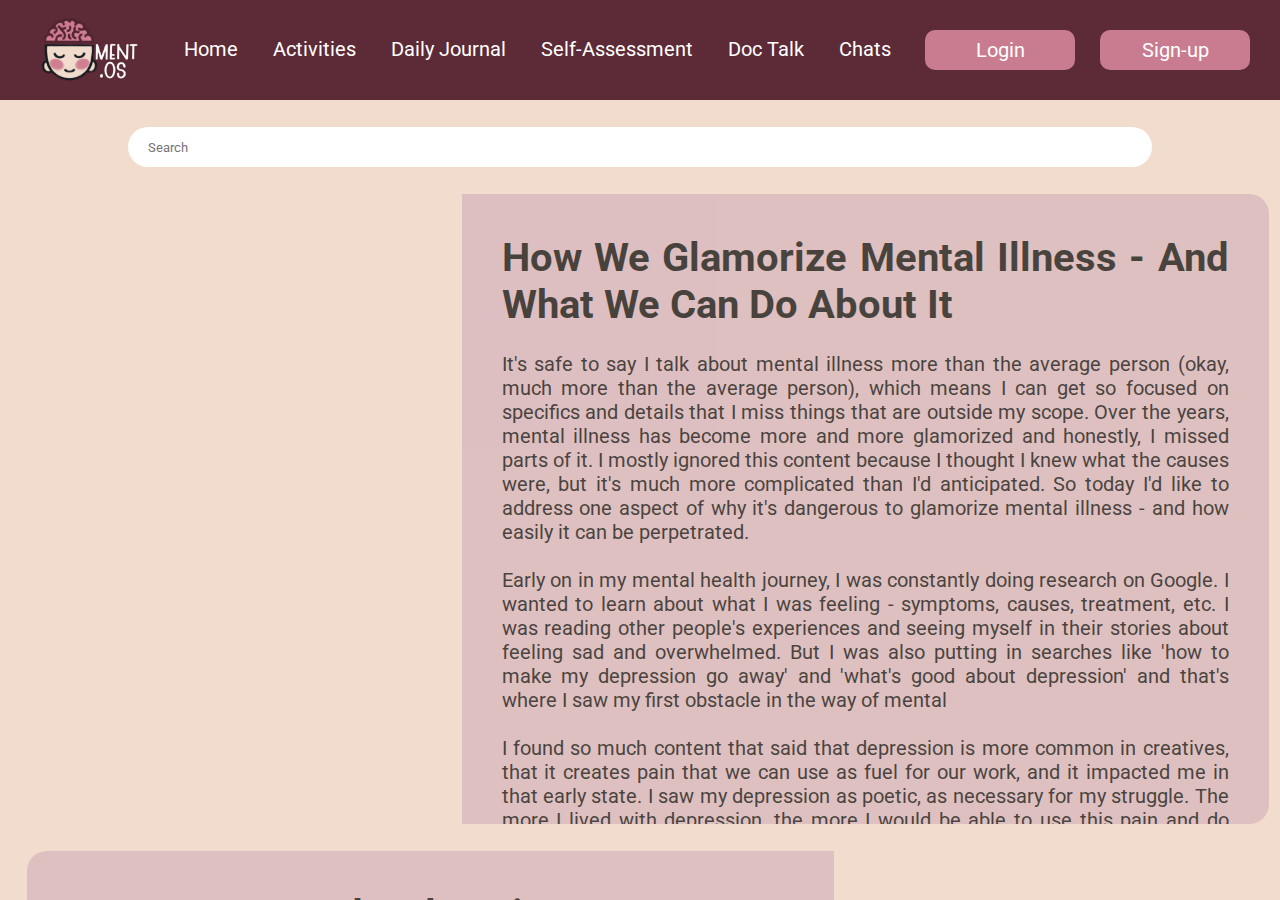
<file: Final SIH/Html/Final Blogs.html>
<!DOCTYPE html>
<html lang="en">

<head>
    <meta charset="UTF-8">
    <meta name="viewport" content="width=device-width, initial-scale=1.0">
    <title>Blogs</title>
    <link rel="stylesheet" href="../Css/Final Blogs.css">
    <link href="https://fonts.googleapis.com/css2?family=Roboto+Condensed&family=Roboto:wght@300&display=swap" rel="stylesheet">
<body>
    <div class="main">
        <nav>
            <img width="100px" height="100px" src="../Images/Final Logo.png"  alt="logo" />
            <ul>
              <a href="../../index.html"><li>Home</li></a>
              <a href="Final Activitys.html"><li>Activities</li></a>
              <a href="Final Journal.html"><li>Daily Journal</li></a>
              <a href="Final Survey.html"><li>Self-Assessment</li></a>
              <a href="Final Doc-Talk.html"><li>Doc Talk</li></a>
              <a href="Final public-chat.html"><li>Chats</li></a>
            </ul>
            <div class="authbutton">
              <a href="Final Login.html"><button id="login">Login</button></a>
              <a href="Final Sign-up.html"><button id="signup">Sign-up</button></a>
            </div>
        </nav> 
        <div id="search">
            <input type="search" placeholder="Search">
        </div>
        <div class="cards">
            <div class="card">
                <div id="card1" class="imgs"></div>
                <div class="content">
                    <h1>How We Glamorize Mental Illness - And What We Can Do About It</h1>
                    <br>
                    <p>It's safe to say I talk about mental illness more than the average person (okay,
                        much more than the average person), which means I can get so focused on specifics and details
                        that I
                        miss things that are outside my scope. Over the years, mental illness has become more and more
                        glamorized and honestly, I missed parts of it. I mostly ignored this content because I thought I
                        knew what the causes were, but it's much more complicated than I'd anticipated. So today I'd
                        like to
                        address one aspect of why it's dangerous to glamorize mental illness - and how easily it can be
                        perpetrated.<br>
                        <br>
                        Early on in my mental health journey, I was constantly doing research on Google. I wanted to
                        learn
                        about what I was feeling - symptoms, causes, treatment, etc. I was reading other people's
                        experiences and seeing myself in their stories about feeling sad and overwhelmed. But I was also
                        putting in searches like 'how to make my depression go away' and 'what's good about depression'
                        and
                        that's where I saw my first obstacle in the way of mental <br>
                        <br>
                        I found so much content that said that depression is more common in creatives, that it creates
                        pain
                        that we can use as fuel for our work, and it impacted me in that early state. I saw my
                        depression as
                        poetic, as necessary for my struggle. The more I lived with depression, the more I would be able
                        to
                        use this pain and do something noteworthy. But let me be clear - I WAS SO DAMN WRONG. The
                        “tortured
                        genius” trope in media is toxic for people with mental health conditions, and has persisted for
                        years. Mental illness is often used as a footnote in someone's success story, e.g. “they
                        overcame
                        their struggle with X to become the Next Big Thing.” We treat mental illness as something to
                        overcome, or a game to win. That creates an attitude that makes people feel like they need to
                        'beat'
                        mental illness, but never to manage it.<br>
                        <br>
                        Unhealthy coping mechanisms and a reactionary approach to mental health are two other reasons
                        for
                        this continued glamorization. We all have some coping mechanisms that aren't the healthiest (I
                        include myself in that), but avoidance to connect those coping mechanisms with a possible
                        struggle
                        means that people are often struggling and will try to place the blame on anything but mental
                        illness. Our reactionary nature also means that we're discussing mental illness after the fact,
                        instead of having a more honest discussion about how we got there in the first place.<br>
                        <br>
                        Despite the incredible conversations I have with folks and an improved portrayal of mental
                        illness
                        in the media, I know millions of people in America see mental illness as a weakness. The only
                        upside
                        of this weakness, it seems, is that it can be the backstory for our success. But mental illness
                        isn't only reserved for the most successful and respected - remember, it doesn't discriminate!
                        That's why I don't say that I “struggle with depression.” I am not a tortured genius. I am not
                        here
                        to overcome depression or conquer anxiety (though maybe one day it won't be so debilitating!). I
                        live with mental illness, and I'm just doing the best I can. And you know what? That's more than
                        enough.
                    </p>
                </div>
            </div>
            <div class="card">
                <div class="content">
                    <h1>Our stress and relaxation responses: What you need to know</h1>
                    <br>
                    <p>Your stress response behaves badly and you've come to understand why. Great first step, but now
                        it's time to pull in the reins. And to do it you need to learn about your relaxation response.
                        Let's get busy…</p>
                    <br>
                    <p>We began a two-part series last week on our stress and relaxation responses.
                        Part one handled our stress response (fight/flight) and we'll wrap things up by digging into our
                        relaxation response.
                        As I said last week, most everything you're about to read comes from a great book written by
                        Gregg D. Jacobs, PhD, Say Good Night to Insomnia.
                        Here we go…</p>
                    <br>
                    <p>The discovery of the relaxation response
                        Prior to the 1960s, voluntary control over the autonomic nervous system (ANS) - in charge of our
                        respiration rate, heart rate, digestion, etc. - was thought impossible.
                        But later that same decade some significant discoveries in the world of biofeedback challenged
                        that notion. And scientists soon discovered control over the ANS could be achieved.
                        Seems the biofeedback outcomes were so impressive, scientists began studying other ANS-managing
                        mind/body techniques, such as meditation and relaxation.
                        Dr. Herbert Bnson
                        Dr. Jacobs' mentor, Dr. Herbert Benson, was one of the first scientists to conduct research on
                        biofeedback, meditation, and relaxation techniques.
                        After years of research, Benson was impressed by the fact that each of these techniques produced
                        the same physiological quieting response.
                        He called it the relaxation response.</p>
                    <br>
                    <p>
                        What is the relaxation response?
                        Benson proposed that the relaxation response (RR) is our body's inborn counter-balancing
                        mechanism to the stress response and can be used to offset its damaging effects.
                        It's crucial to keep in mind that the RR occurs automatically when it comes to physical
                        stressors; however, such is not the case with psychological stressors.
                        That means we have to learn to consciously initiate the RR to counter the effects of excessive
                        stress responses.
                        Is it any wonder that the RR is an effective intervention for all sorts of health concerns -
                        anxiety disorders, hypertension, chronic pain, GI issues, blood sugar stabilization, a
                        vulnerable immune system, insomnia, menopausal hot flashes, and more?
                        How to turn on the relaxation response
                        Dr. Benson could have left his work in the discovery process and it would have been “job well
                        done.” However, he went on to define the four elements necessary to elicit the RR…
                        A quiet place with eyes closed to minimize distractions
                        A comfortable position and muscular relaxation
                        A mental focusing device such as breathing, a word, or an image to shift the mind away from
                        distracting thoughts
                        Passive disregard of everyday thoughts
                        So with that foundation, according to Benson and Jacobs, here's what it takes to turn on the RR…
                        Relax the muscles throughout your body: Lying down or sitting comfortably, close your eyes and
                        feel relaxation gradually spreading. What you're looking for are feelings such as warmth,
                        heaviness, tingling, floating - or nothing.
                        Establish a relaxed and abdominal breathing pattern.
                        Direct your attention from everyday thoughts by using a mental focusing device that's neutral
                        and repetitive. Jacobs suggests words such as one, relax, peace, heavy. For many, it's helpful
                        to repeat the word silently with each exhaled breath. The mental focusing device can also be a
                        visual image - a vacation spot, floating on a cloud, or a place of your creation.
                        Have you ever done it? Do you hurt badly enough to give it a try?</p>
                </div>
                <div id="card2" class="imgs"></div>
            </div>
            <div class="card">
                <div id="card3" class="imgs"></div>
                <div class="content">Lorem ipsum dolor sit amet consectetur adipisicing elit. Ab sint rem perferendis
                    reiciendis, odit repellat, autem distinctio placeat qui incidunt eveniet voluptatum similique,
                    accusamus aperiam dolorum id atque quo nulla doloribus impedit dignissimos eligendi! Odio laboriosam
                    ut dolores rem cum accusamus commodi? Impedit eius sapiente nemo quas, sit illo commodi tempore
                    consectetur enim repellat repellendus ipsa soluta excepturi exercitationem placeat cupiditate eum
                    fuga aperiam accusantium nostrum, saepe inventore minus facilis. Facilis placeat ipsa fugiat eum?
                    Quis, repellat? Consequatur reprehenderit adipisci officiis sequi, quia nesciunt explicabo
                    perferendis omnis nemo velit voluptatibus nihil iste, cum nisi. Quis veniam neque dolorem pariatur
                    alias.</div>
            </div>
            <div class="card">
                <div class="content">
                    Lorem ipsum dolor sit amet consectetur adipisicing elit. Ex reiciendis, beatae exercitationem
                    aspernatur assumenda, ipsum illum velit itaque impedit laborum doloremque ullam blanditiis nesciunt
                    harum tempora optio facere, dolore nobis veritatis? Laudantium, maxime iste, magnam consequuntur
                    possimus voluptatem omnis, corporis deleniti numquam at delectus velit cupiditate. Quaerat, impedit
                    placeat in officia tenetur quod harum omnis voluptas suscipit fugiat minima aliquam voluptates
                    dignissimos aperiam laudantium vitae quibusdam eum ipsa fugit numquam consectetur laboriosam? Iure
                    placeat modi incidunt quas culpa aut! Ducimus quisquam illo consequuntur neque laudantium saepe amet
                    maxime obcaecati blanditiis eveniet reprehenderit inventore magni, ex quod labore nisi minus odit.
                </div>
                <div id="card4" class="imgs"></div>
            </div>
        </div>

    </div>

</body>

</html>
</file>
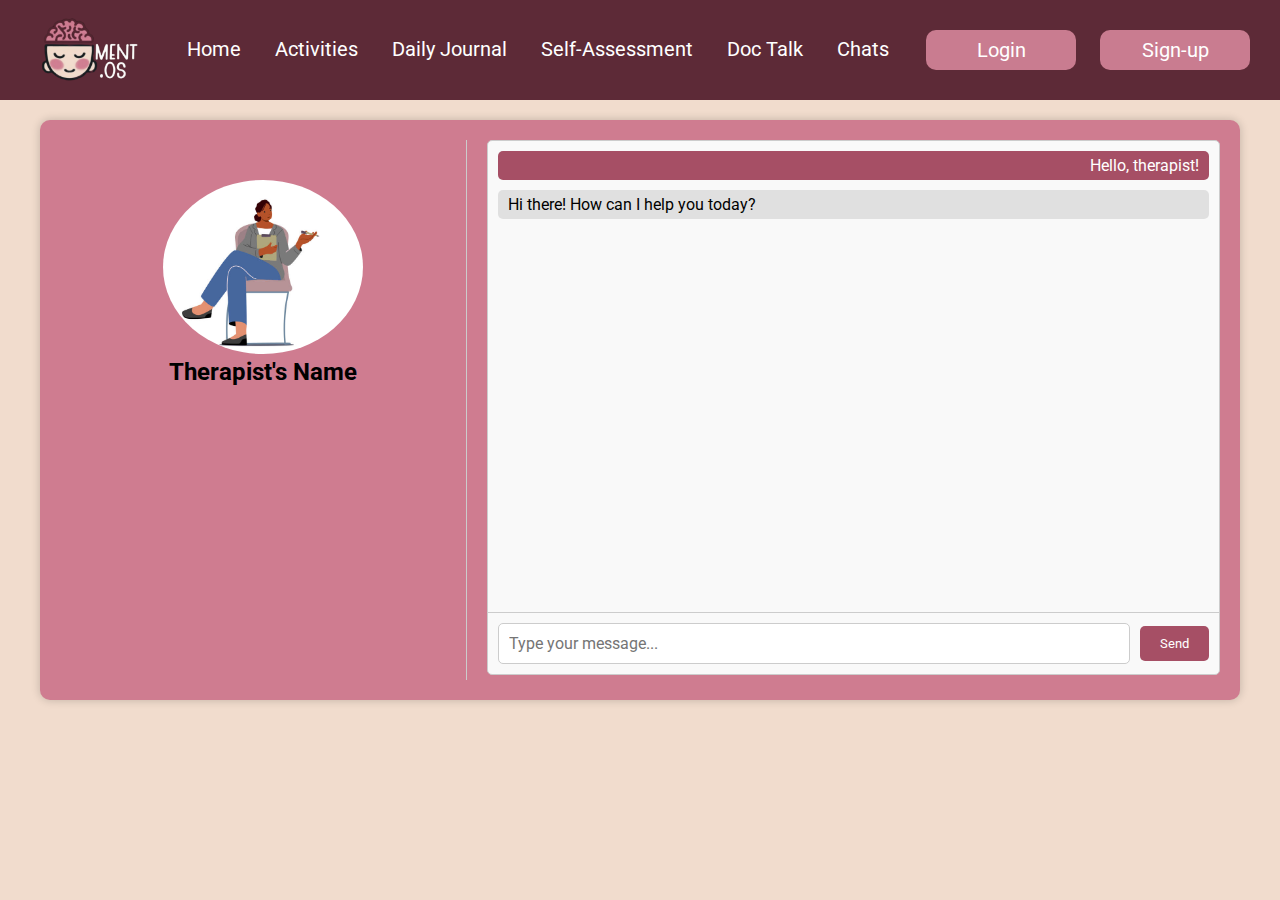
<file: Final SIH/Html/Final Doc-Talk.html>
<!DOCTYPE html>
<html lang="en">
<head>
    <meta charset="UTF-8">
    <meta name="viewport" content="width=device-width, initial-scale=1.0">
    <link rel="stylesheet" href="../Css/Final Doc-Talk.css">
    <title>Chat with Therapist</title>
</head>
<body>
    <!-- Dummy Navigation Bar -->
    <nav>
        <img width="100px" height="100px" src="../Images/Final Logo.png"  alt="logo" />
        <ul>
          <a href="../../index.html"><li>Home</li></a>
          <a href="Final Activitys.html"><li>Activities</li></a>
          <a href="Final Journal.html"><li>Daily Journal</li></a>
          <a href="Final Survey.html"><li>Self-Assessment</li></a>
          <a href="Final Doc-Talk.html"><li>Doc Talk</li></a>
          <a href="Final public-chat.html"><li>Chats</li></a>
        </ul>
        <div class="authbutton">
          <a href="Final Login.html"><button id="login">Login</button></a>
          <a href="Final Sign-up.html"><button id="signup">Sign-up</button></a>
        </div>
    </nav>

    <div class="container">
        <div class="therapist-profile">
            <div class="therapist-info">
                <img src="../Images/therapist.jpg" alt="Therapist's Image" aria-label="Therapist's Image">
                <h2>Therapist's Name</h2>
            </div>
        </div>
        <div class="chat-section">
            <div class="chat-container">
                <div class="chat-messages">
                    <!-- Chat messages will be displayed here -->
                </div>
                <div class="chat-input">
                    <input type="text" id="message-input" placeholder="Type your message..." aria-label="Type your message">
                    <button id="send-button">Send</button>
                </div>
            </div>
        </div>
    </div>

    <script src="../Javascript/Final Doc-Talk.js"></script>
</body>
</html>
</file>
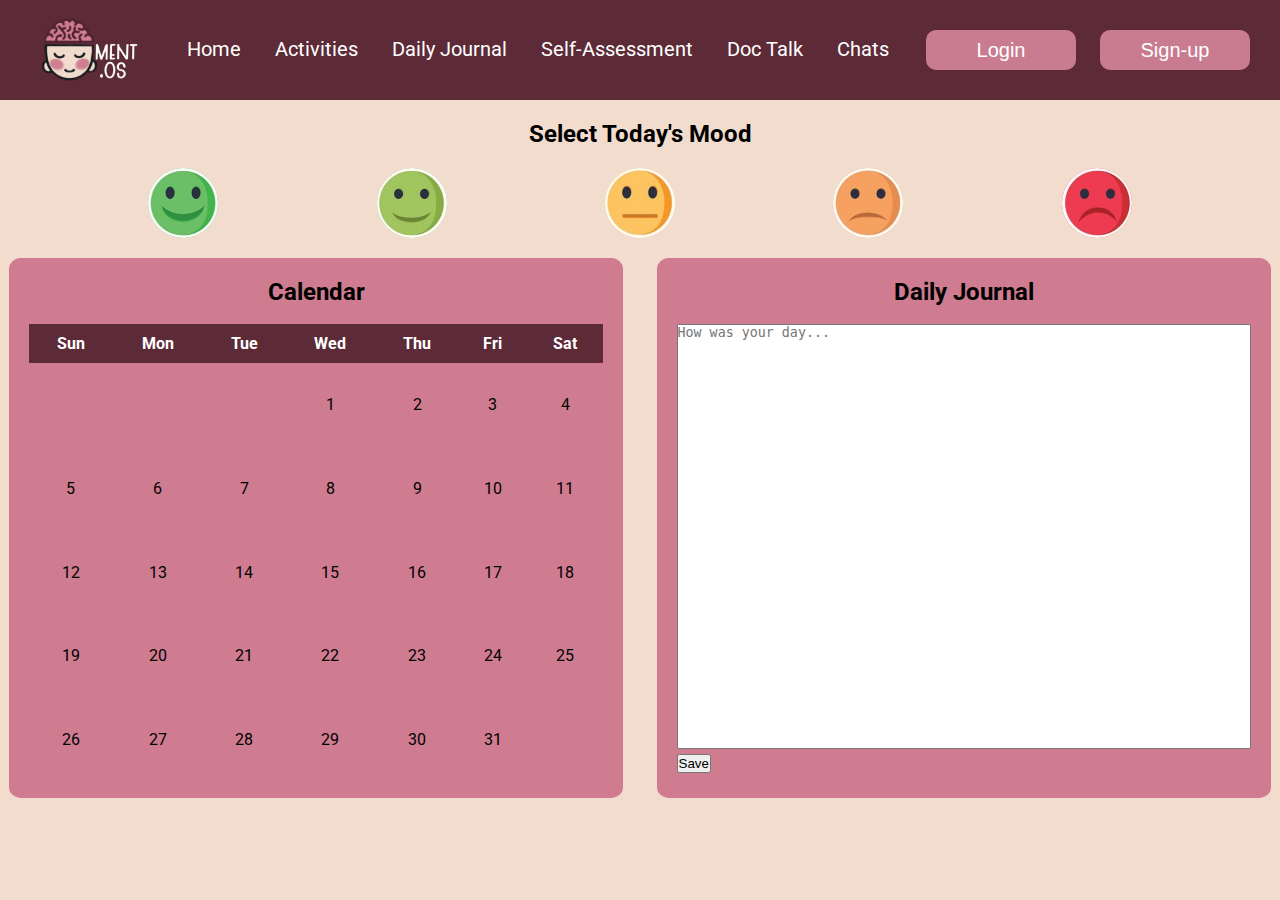
<file: Final SIH/Html/Final Journal.html>
<!DOCTYPE html>
<html lang="en">
<head>
    <meta charset="UTF-8">
    <meta name="viewport" content="width=device-width, initial-scale=1.0">
    <title>Daily Journal</title>
    <link rel="stylesheet" href="../Css/Final Journal.css">
</head>
<body>
    <header>
        <!-- Navigation bar -->
        <nav>
            <img width="100px" height="100px" src="../Images/Final Logo.png"  alt="logo" />
            <ul>
              <a href="../../index.html"><li>Home</li></a>
              <a href="Final Activitys.html"><li>Activities</li></a>
              <a href="Final Journal.html"><li>Daily Journal</li></a>
              <a href="Final Survey.html"><li>Self-Assessment</li></a>
              <a href="Final Doc-Talk.html"><li>Doc Talk</li></a>
              <a href="Final public-chat.html"><li>Chats</li></a>
            </ul>
            <div class="authbutton">
              <a href="Final Login.html"><button id="login">Login</button></a>
              <a href="Final Sign-up.html"><button id="signup">Sign-up</button></a>
            </div>
        </nav>
    </header>

    <div class="mood">
        <h2 class="moodText">Select Today's Mood</h2>
        <!-- Mood selection buttons -->
        <div class="mood-buttons">
            <div class="mood-button" style="background-color: #6abe67;"><img class="imgMood" src="../Images/moodVeryHappy.jpg" alt="Very Happy"></div> <!-- Very Happy -->
            <div class="mood-button" style="background-color: #a0c75f;"><img class="imgMood" src="../Images/moodHappy.jpg" alt="Happy"></div> <!-- Happy -->
            <div class="mood-button" style="background-color: #fec560;"><img class="imgMood" src="../Images/moodNeutral.jpg" alt="Neutral"></div> <!-- Neutral -->
            <div class="mood-button" style="background-color: #f4a25a;"><img class="imgMood" src="../Images/moodSad.jpg" alt="Sad"></div> <!-- Sad -->
            <div class="mood-button" style="background-color: #ed3b51;"><img class="imgMood" src="../Images/moodVerySad.jpg" alt="VerySad"></div> <!-- Very Sad -->
        </div>
    </div>

    <div class="calendar-and-journal">
        <div class="calendar">
            <h2 class="CaJ">Calendar</h2>
            <!-- Calendar will be dynamically generated here -->
        </div>

        <div class="journal">
            <!-- Journal -->
            <h2 class="CaJ">Daily Journal</h2>
            <textarea id="journal-text" rows="10" cols="40" placeholder="How was your day..."></textarea>
            <br>
            <button onclick="saveJournal()">Save</button>
        </div>
    </div>

    <script src="../Javascript/Final Journal.js"></script>
</body>
</html>
</file>
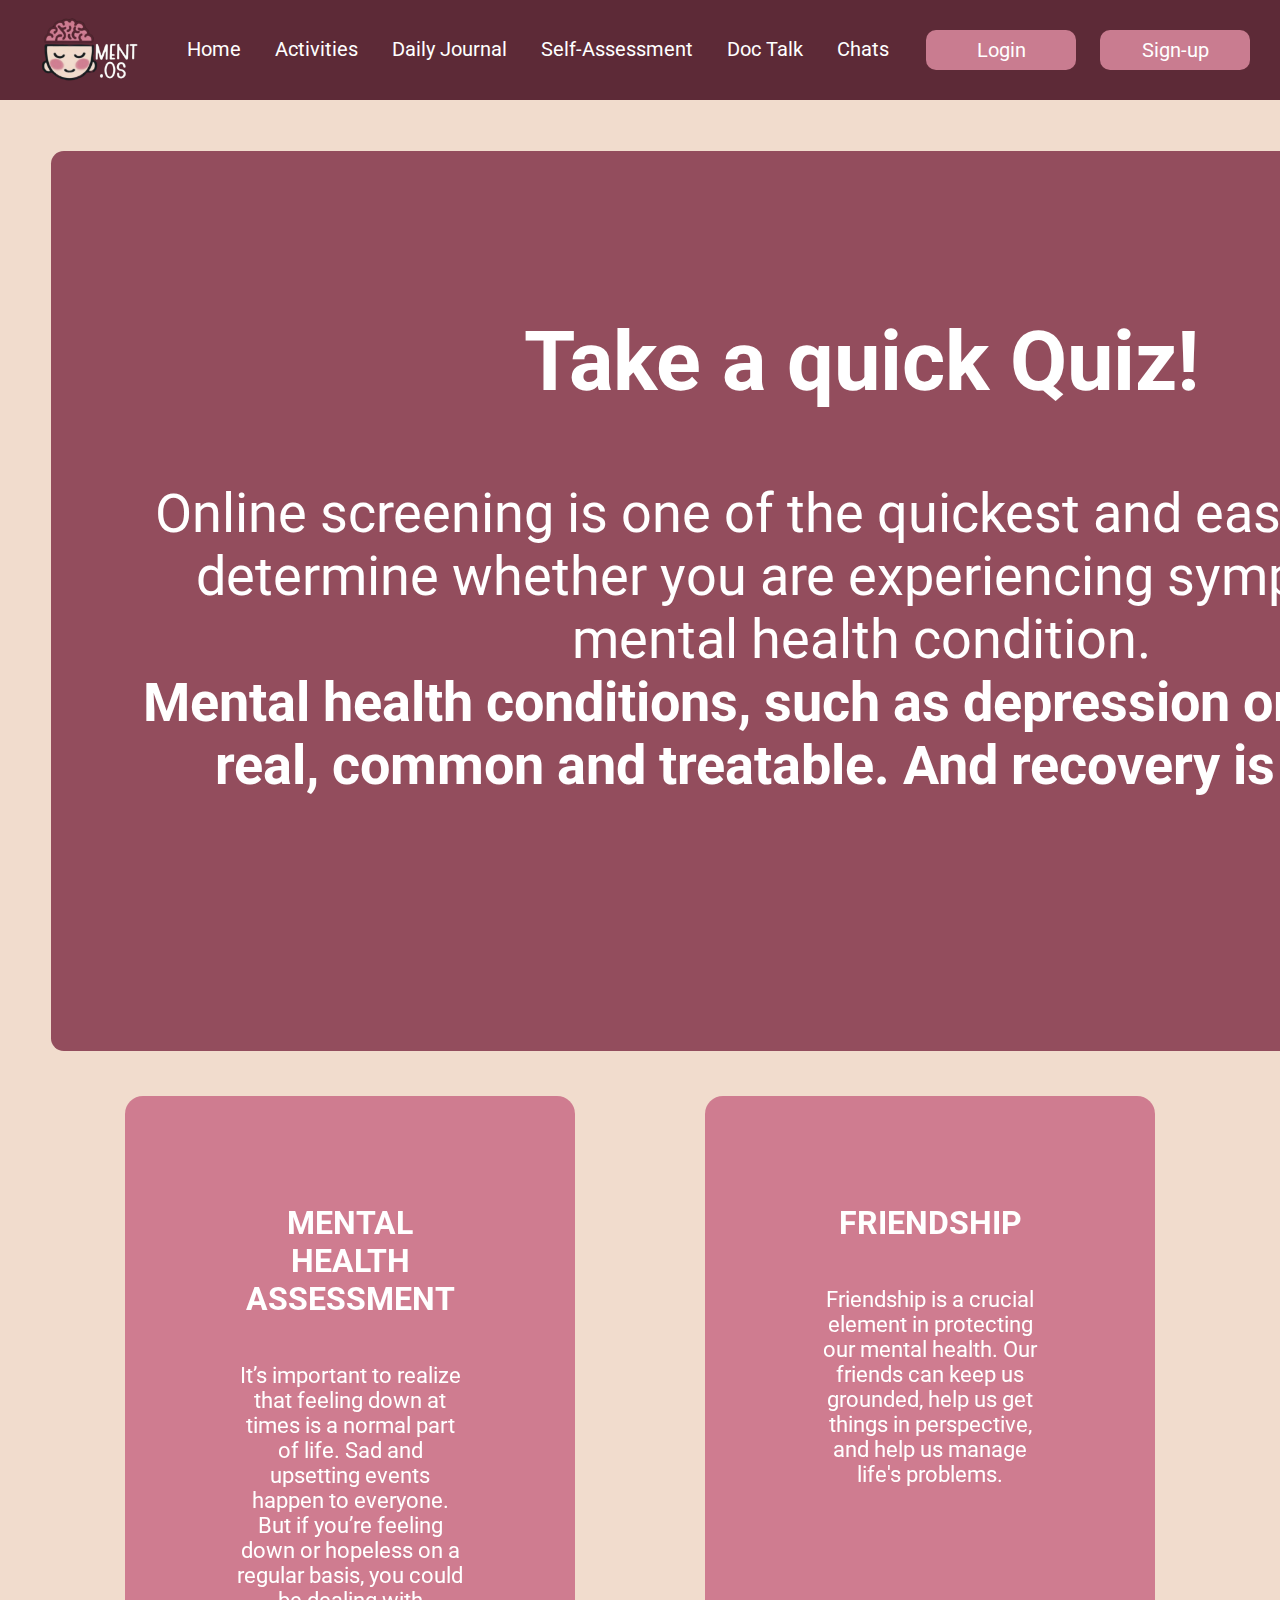
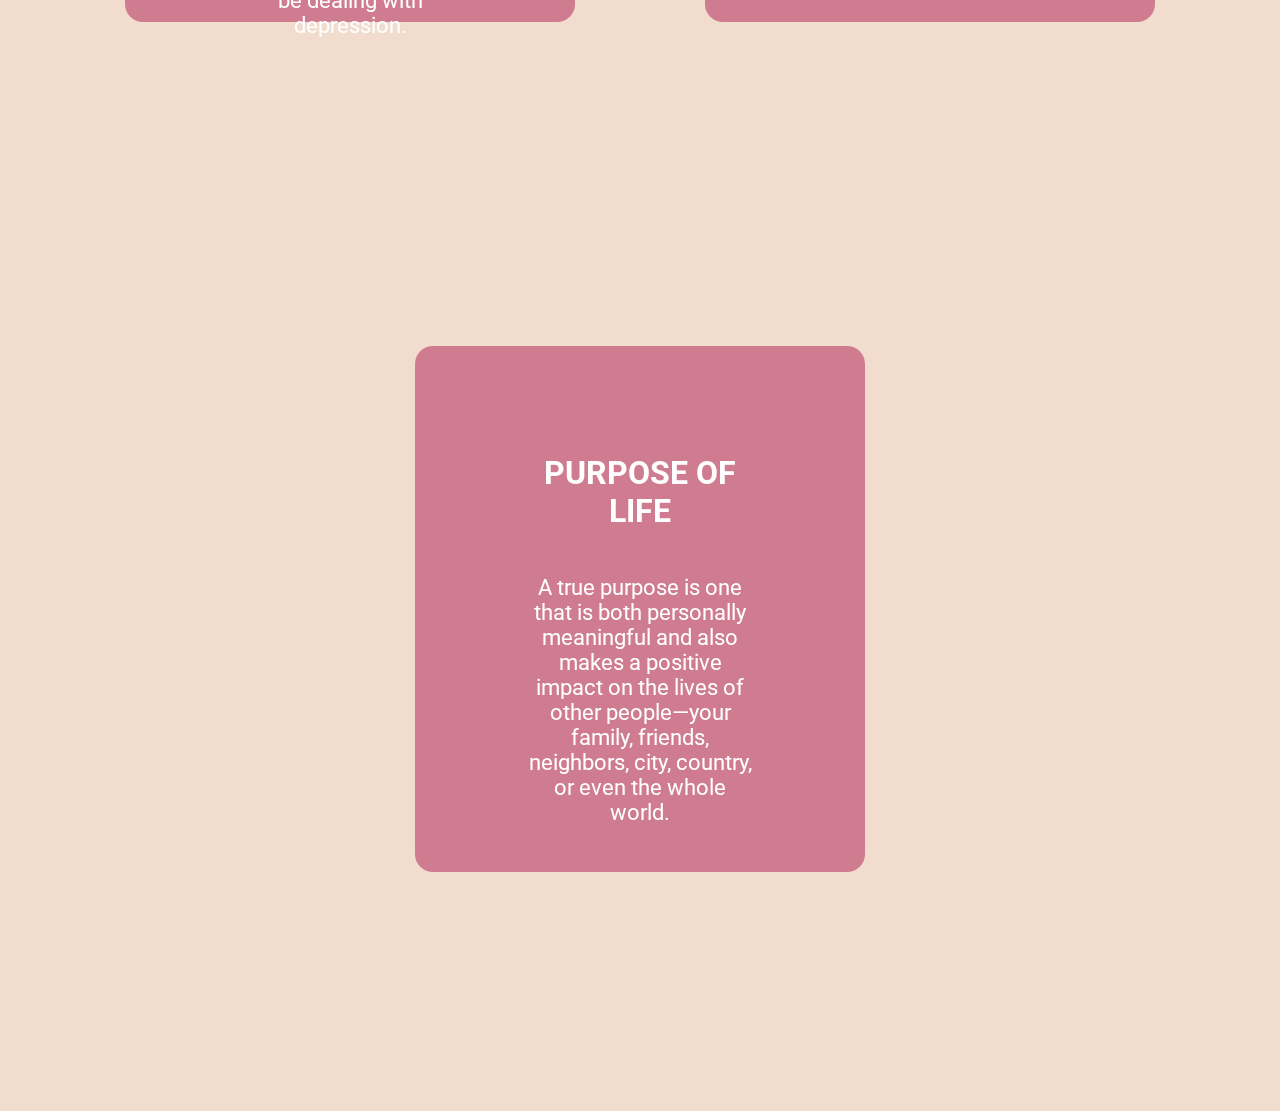
<file: Final SIH/Html/Final Land.html>
<!DOCTYPE html>
<html lang="en">
<head>
    <meta charset="UTF-8">
    <meta http-equiv="X-UA-Compatible" content="IE=edge">
    <meta name="viewport" content="width=device-width, initial-scale=1.0">
    <title>quizz</title>
    <link rel="stylesheet" href="../Css/Final Land.css">
    
</head>

<body>
  <nav>
    <img width="100px" height="100px" src="../Images/Final Logo.png"  alt="logo" />
    <ul>
      <a href="../../index.html"><li>Home</li></a>
      <a href="Final Activitys.html"><li>Activities</li></a>
      <a href="Final Journal.html"><li>Daily Journal</li></a>
      <a href="Final Survey.html"><li>Self-Assessment</li></a>
      <a href="Final Doc-Talk.html"><li>Doc Talk</li></a>
      <a href="Final public-chat.html"><li>Chats</li></a>
    </ul>
    <div class="authbutton">
      <a href="Final Login.html"><button id="login">Login</button></a>
      <a href="Final Sign-up.html"><button id="signup">Sign-up</button></a>
    </div>
</nav>
    <div id="container">
     <h1 id="inner">Take a quick Quiz!</h1>
     <p>Online screening is one of the quickest and easiest ways to determine whether you are experiencing symptoms of a mental health condition.</p>
    <strong>
      <p>Mental health conditions, such as depression or anxiety, are real, common and treatable. And recovery is possible.</p>
    </strong>
    </div>

   
    <div class="align">
        <div class="card-container">  
          <div class="card-vertical">
            <div class="card-front">
              <article class="card-front-content">
                <h2>MENTAL HEALTH ASSESSMENT </h2>
                    <p>It’s important to realize that feeling down at times is a normal part of life. Sad and upsetting events happen to everyone. But if you’re feeling down or hopeless on a regular basis, you could be dealing with depression.</p>
              <article>
            </div>
            <div class="card-back">
              <article class="card-back-content">
                <a href="Final Quiz.html">MENTAL HEALTH ASSESSMENT </a>
            
               <article>
            </div>
          </div>
        </div>
        <div class="card-container">
            <div class="card-vertical">
                <div class="card-front"> 
                  <article class="card-front-content">
                    <h2>FRIENDSHIP</h2>
                    <p>Friendship is a crucial element in protecting our mental health. Our friends can keep us grounded, help us get things in perspective, and help us manage life's problems.</p>    
                   
                  <article>
                </div>
                <div class="card-back">
                  <article class="card-back-content">
                    <a href="Final Quiz 1.html">Friendship test</a>
                
                 <article>
                </div>
            </div>
        </div>
        <div class="card-container">
          <div class="card-vertical">
              <div class="card-front"> 
                <article class="card-front-content">
                  <h2>PURPOSE OF LIFE</h2>
                  <p>A true purpose is one that is both personally meaningful and also makes a positive impact on the lives of other people—your family, friends, neighbors, city, country, or even the whole world.</p>    
                 
                <article>
              </div>
              <div class="card-back">
                <article class="card-back-content">
                  <a href="#">Purpose of Life test</a>
              
               <article>
              </div>
          </div>
      </div>
        

</div>

</body>
</file>
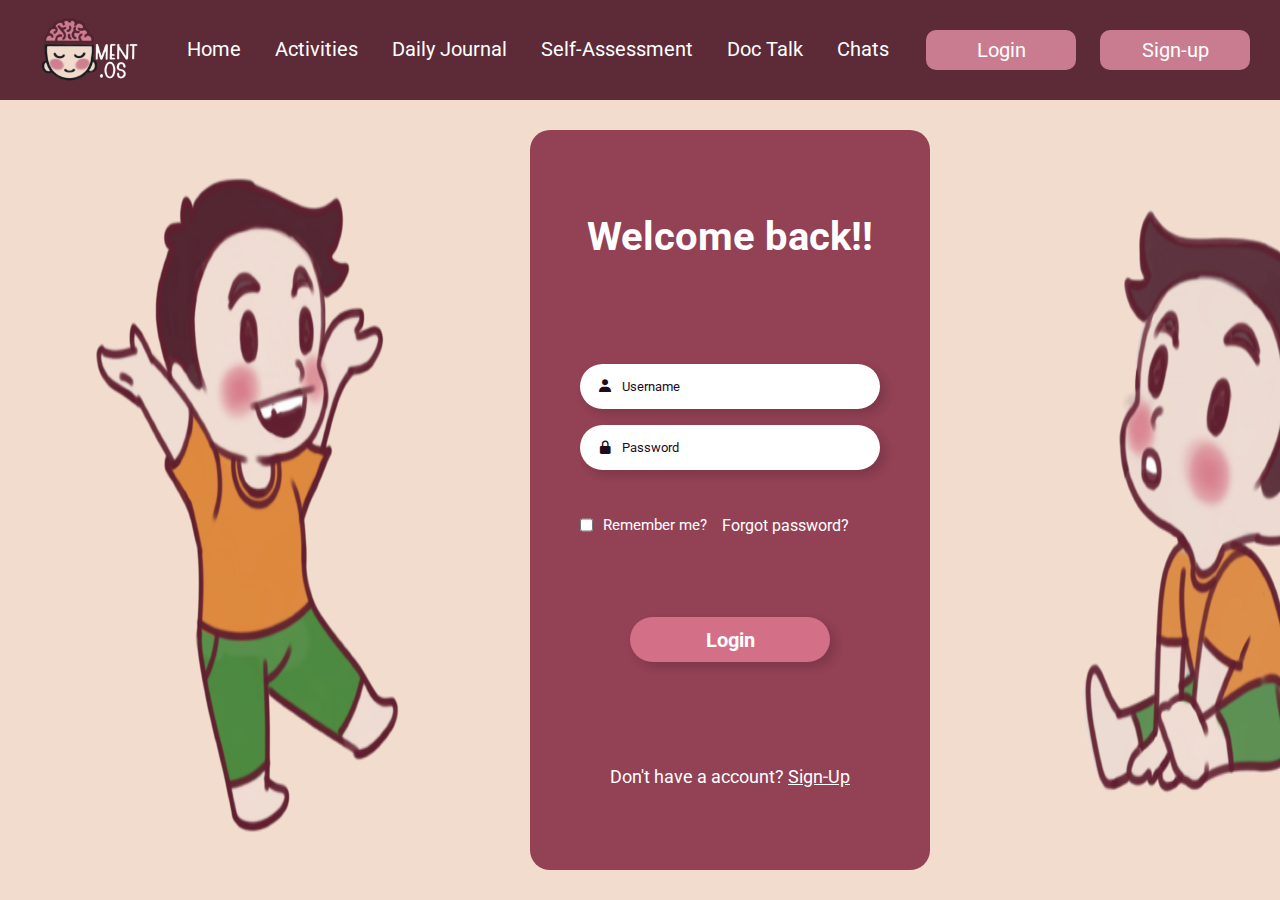
<file: Final SIH/Html/Final Login.html>
<!DOCTYPE html>
<html>
    <head>
        <meta charset="utf-8">
        <meta http-equiv="X-UA-Compatible" content="IE=edge">
        <meta name="viewpoit" content="width=device-width, initial-scale=1">
        <title>login </title>
        <!---css--->
        <link rel="stylesheet"  href="../Css/Final Login.css">
        <!---icons-->
        <link href='https://unpkg.com/boxicons@2.1.4/css/boxicons.min.css' rel='stylesheet'>
        <!--font-->
        <link rel="preconnect" href="https://fonts.googleapis.com">
        <link rel="preconnect" href="https://fonts.gstatic.com" crossorigin>
        <link href="https://fonts.googleapis.com/css2?family=Alegreya&family=Roboto:wght@300&display=swap" rel="stylesheet">
    </head>

    <body>
        <nav>
            <img width="100px" height="100px" src="../Images/Final Logo.png"  alt="logo" />
            <ul>
              <a href="../../index.html"><li>Home</li></a>
              <a href="Final Activitys.html"><li>Activities</li></a>
              <a href="Final Journal.html"><li>Daily Journal</li></a>
              <a href="Final Survey.html"><li>Self-Assessment</li></a>
              <a href="Final Doc-Talk.html"><li>Doc Talk</li></a>
              <a href="Final public-chat.html"><li>Chats</li></a>
            </ul>
            <div class="authbutton">
              <a href="Final Login.html"><button id="login">Login</button></a>
              <a href="Final Sign-up.html"><button id="signup">Sign-up</button></a>
            </div>
        </nav>
        <div class="final">
      <img src="../Images/Mascot Standing.png" alt="" class="mascot-img">
        <form>
        <div>
        </div>
        <div class="log-box">
            <div class="container">
                <div class="top-header">
                    <header>Welcome back!!</header>
                </div>
                <div class="allinputs">
                <div class="inputf">
                    <input type="text" class="input" placeholder="Username" required>
                    <i class="bx bxs-user"></i>
                </div>
                <div class="inputf">
                    <input type="password" class="input" placeholder="Password" required>
                    <i class="bx bxs-lock-alt"></i>
                </div>
                <div class="bottom">
                    <div class="left">
                            <input type="checkbox"  id="check">
                            <label for="check" class="rm"><span class="rm">Remember me?</span></label>
                    </div>
                    <div class="right"><label><a href="#">Forgot password?</a></label></div>
                    
                </div>
            </div>
                    <a href="Final index.html"><input type="submit" class="submit" value="Login"></a>
                    
                <div class="Sign-in" >
                    <span><p>Don't have a account? <a href="Final Sign-up.html" class="signin-navigator">Sign-Up</a></span></p>
                </div>
            </div>
        </div>
    </form>
    <img src="../Images/Mascot Sitting.png" alt="" class="mascot-img2">
</div>
    </body>
</html>
</file>
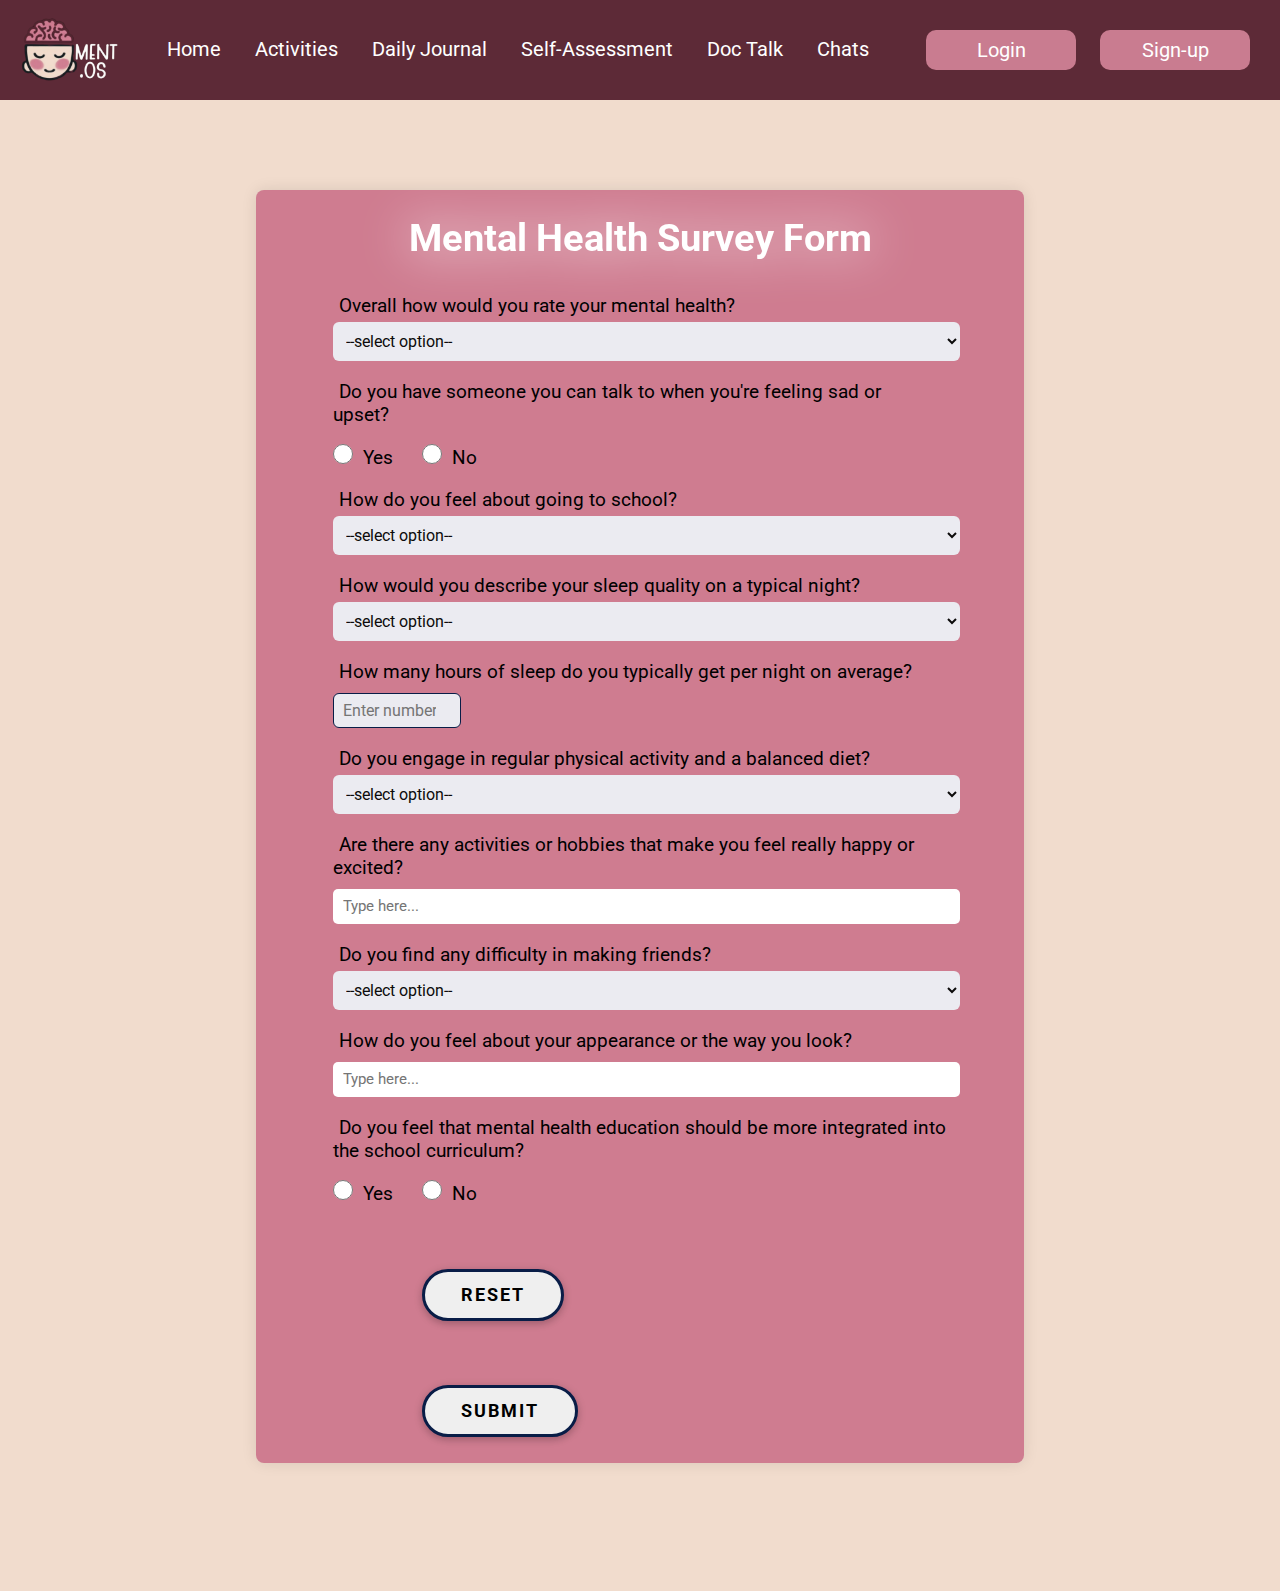
<file: Final SIH/Html/Final Survey.html>
<!DOCTYPE html>
<html lang="en">
<head>
    <meta charset="UTF-8">
    <meta name="viewport" content="width=device-width, initial-scale=1.0">
    <title>Survey Form</title>
    <link rel="stylesheet" href="../Css/Final Survey.css">
</head>
<body>
    <nav>
        <img width="100px" height="100px" src="/Final SIH/Images/Final Logo.png"  alt="logo" />
        <ul>
          <a href="../../index.html"><li>Home</li></a>
          <a href="Final Activitys.html"><li>Activities</li></a>
          <a href="Final Journal.html"><li>Daily Journal</li></a>
          <a href="Final Survey.html"><li>Self-Assessment</li></a>
          <a href="Final Doc-Talk.html"><li>Doc Talk</li></a>
          <a href="Final public-chat.html"><li>Chats</li></a>
        </ul>
        <div class="authbutton">
          <a href="Final Login.html"><button id="login">Login</button></a>
          <a href="Final Sign-up.html"><button id="signup">Sign-up</button></a>
        </div>
    </nav>

<section class="container">
    <header id="topic">Mental Health Survey Form</header>
    <form class="form" action="#">
        <br>
        <label for="mental-health">Overall how would you rate your mental health?</label>
        <br>
        <div class="column">
            <div class="select-box">
                <select id="mental-health">
                    <option value="" hidden>--select option--</option>
                    <option>Very Good</option>
                    <option>Good</option>
                    <option>Average</option>
                    <option>Not Sure</option>
                </select>
            </div>
        </div>
        <br>

        <label for="talk-to-someone">Do you have someone you can talk to when you're feeling sad or upset?</label>
        <br>
        <div class="gender-box">
            <input id="yes-talk" type="radio" name="disorder" value="1">
            <label for="yes-talk">Yes</label>
            <input id="no-talk" type="radio" name="disorder" value="2">
            <label for="no-talk">No</label>
        </div>
        <br>

        <label for="school-feeling">How do you feel about going to school?</label>
        <br>
        <div class="column">
            <div class="select-box">
                <select id="school-feeling">
                    <option value="" hidden>--select option--</option>
                    <option>I like it</option>
                    <option>I'm okay with it</option>
                    <option>I don't like it</option>
                    <option>I hate it</option>
                </select>
            </div>
        </div>
        <br>

        <label for="sleep-quality">How would you describe your sleep quality on a typical night?</label>
        <br>
        <div class="column">
            <div class="select-box">
                <select id="sleep-quality">
                    <option value="" hidden>--select option--</option>
                    <option>Excellent</option>
                    <option>Good</option>
                    <option>Fair</option>
                    <option>Poor</option>
                    <option>Very Poor</option>
                </select>
            </div>
        </div>
        <br>

        <label for="hours-sleep">How many hours of sleep do you typically get per night on average?</label>
        <br>
        <div class="input-box">
            <input id="number" placeholder="Enter number" type="number">
        </div>
        <br>

        <label for="physical-activity">Do you engage in regular physical activity and a balanced diet?</label>
        <br>
        <div class="column">
            <div class="select-box">
                <select id="physical-activity">
                    <option value="" hidden>--select option--</option>
                    <option>Yes, regularly</option>
                    <option>Occasionally</option>
                    <option>Rarely</option>
                    <option>Never</option>
                </select>
            </div>
        </div>
        <br>

        <label for="hobbies">Are there any activities or hobbies that make you feel really happy or excited?</label>
        <div class="input-box">
            <input type="text" placeholder="Type here..." name="hobbies" id="hobbies" class="input">
        </div>
        <br>

        <label for="making-friends">Do you find any difficulty in making friends?</label>
        <br>
        <div class="column">
            <div class="select-box">
                <select id="making-friends">
                    <option value="" hidden>--select option--</option>
                    <option>Yes, frequently</option>
                    <option>Yes, occasionally</option>
                    <option>No, not at all</option>
                </select>
            </div>
        </div>
        <br>

        <label for="appearance">How do you feel about your appearance or the way you look?</label>
        <div class="input-box">
            <input type="text" placeholder="Type here..." name="appearance" id="appearance" class="input">
        </div>
        <br>

        <label for="education">Do you feel that mental health education should be more integrated into the school curriculum?</label>
        <br>
        <div class="gender-box">
            <input id="yes-education" type="radio" name="integrate" value="1">
            <label for="yes-education">Yes</label>
            <input id="no-education" type="radio" name="integrate" value="2">
            <label for="no-education">No</label>
        </div>

        <div class="submit">
            <button type="reset">Reset</button>
            <button> <a href="Final Land.html">Submit</a></button>
        </div>
    </form>
</section>
</body>
</html>
</file>
<file: Final SIH/Css/Final Blogs.css>
@import url('https://fonts.googleapis.com/css2?family=Roboto:wght@100;300;400;500;700&display=swap'); 

*{
    padding: 0;
    margin: 0;
    box-sizing: border-box;
    font-family: 'Roboto',sans-serif;
   
}
   

html, body{
    height:100%;
    width:100%;
    font-size: 20px;
    overflow-x: hidden;
}

.main{
    /*background-image: url("https://i.pinimg.com/1200x/2a/1a/91/2a1a91d417c99110d88a9da04c8e11b0.jpg");*/
    
    background-color: #f1dccd ;
    margin: 0;
    width: 100%;
    height: 100%;
    display: flex;
    flex-direction: column;
    align-items: center;
    overflow-y: scroll;
}
/* Navigation */
nav img{
    margin: 0 20px;
}
nav {
    width: 100vw;
    height: 100px;
    background-color: rgb(93, 42, 55);
    display: flex;
    justify-content: space-between;
    align-items: center;
    padding: 0px 20px;
    text-align: center;
    color: white;
  }

  nav ul li{
    list-style: none;
    display: inline-block;
    padding: 15px;
    font-size: 20px;
    cursor: pointer;
    
  }
  nav ul li::after{
    content: '';
    background-color:  rgb(201,124,144);
    
    height: 3px;
    width: 0;
    display: block;
    margin: auto;
  }
  nav ul li:hover::after{
   transition: 0.5s ease-in-out;
    width: 100%;
  }
  .authbutton button{
    width: 150px;
    height: 40px;
    margin: 0px 10px;
    border-radius: 10px;
    border: none;
    background-color: rgb(201,124,144);
    
    font-size: 20px;
    cursor: pointer;
    transition: 0.5s;
    color: white;
  }
  .authbutton button:hover{
    background-color: #f1dccd;
    scale: 1.1;
    color: black;
  }


input{
    width: 80vw;
    border-radius: 30px;
    margin-top: 3vh;
    height: 30px;
    border: none;
    padding: 20px;
    position:static;
}


.cards{
    height: 100%;
    width: 100%;
}

.card{
    width: 97%;
    height: 70%;
    margin: 3vh;
    display: flex;
    flex-wrap: wrap;
    overflow:auto;
    border-radius: 20px;
    padding: 0;
    opacity: 70%;
}

.card:hover{
    opacity: 100%;
    box-shadow: 2px 2px 15px black;
}

.imgs{
    width: 35%;
    height: 100%;
}

.content{
    width: 65%;
    height: 100%;
    display: flex;
    flex-direction: column;
    overflow-y: scroll;
    padding: 40px;
    text-align: justify;
    background-color: rgb(214, 179, 188);

}

#card1{
    background-image: url("https://images.unsplash.com/photo-1637249677559-448632c4f6be?ixlib=rb-4.0.3&ixid=M3wxMjA3fDB8MHxwaG90by1wYWdlfHx8fGVufDB8fHx8fA%3D%3D&auto=format&fit=crop&w=2070&q=80");
    background-size: cover;
}

#card2{
    background-image: url("https://chipur.com/wp-content/uploads/2023/07/Stress-Relaxation-Man.jpg");
    background-size: cover;
}

#card3{
    background-image: url("https://images.unsplash.com/photo-1604881991720-f91add269bed?ixlib=rb-4.0.3&ixid=M3wxMjA3fDB8MHxwaG90by1wYWdlfHx8fGVufDB8fHx8fA%3D%3D&auto=format&fit=crop&w=1887&q=80");
    background-size: cover;
}

#card4{
    background-image: url("https://images.unsplash.com/photo-1579208575657-c595a05383b7?ixlib=rb-4.0.3&ixid=M3wxMjA3fDB8MHxwaG90by1wYWdlfHx8fGVufDB8fHx8fA%3D%3D&auto=format&fit=crop&w=2070&q=80");
    background-size: cover;
}

body{
    font-family: 'Roboto Condensed', sans-serif;
}

a{
    color: inherit;
}
</file>
<file: Final SIH/Css/Final Doc-Talk.css>
@import url('https://fonts.googleapis.com/css2?family=Roboto:wght@100;300;400;500;700&display=swap'); 

*{
    margin: 0;
    padding: 0;
    box-sizing: border-box;
    font-family: 'Roboto',sans-serif;
}
a{
    color: inherit;
}
body {
    font-family: Arial, sans-serif;
    margin: 0;
    padding: 0;
    background-color: #f1dccd;
}

/* Navbar */
nav img{
    margin: 0 20px;
}
nav {
    width: 100vw;
    height: 100px;
    background-color: rgb(93, 42, 55);
    display: flex;
    justify-content: space-between;
    align-items: center;
    padding: 0px 20px;
    text-align: center;
    color: white;
  }

  nav ul li{
    list-style: none;
    display: inline-block;
    padding: 15px;
    font-size: 20px;
    cursor: pointer;
    
  }
  nav ul li::after{
    content: '';
    background-color:  rgb(201,124,144);
    
    height: 3px;
    width: 0;
    display: block;
    margin: auto;
  }
  nav ul li:hover::after{
   transition: 0.5s ease-in-out;
    width: 100%;
  }
  .authbutton button{
    width: 150px;
    height: 40px;
    margin: 0px 10px;
    border-radius: 10px;
    border: none;
    background-color: rgb(201,124,144);
    
    font-size: 20px;
    cursor: pointer;
    transition: 0.5s;
    color: white;
  }
  .authbutton button:hover{
    background-color: #f1dccd;
    scale: 1.1;
    color: black;
  }

/*Main content*/
.container {
    max-width: 1200px;
    height: 580px;
    margin: 20px auto;
    padding: 20px;
    background-color: #fff;
    box-shadow: 0 0 10px rgba(0, 0, 0, 0.2);
    border-radius: 10px;
    display: flex;
    background-color: rgba(207,124,144);
}

.therapist-profile {
    flex: 1;
    padding: 20px;
    border-right: 1px solid #ccc;
}

.therapist-info {
    text-align: center;
    padding: 20px;
}

.therapist-info img {
    max-width: 200px;
    border-radius: 50%;
}

.chat-section {
    flex: 2;
    padding-left: 20px;
}

.chat-container {
    height: 535px;
    border: 1px solid #ccc;
    border-radius: 5px;
    background-color: #f9f9f9;
    display: flex;
    flex-direction: column;
}

.chat-messages {
    flex: 1;
    overflow-y: auto;
    padding: 10px;
}

.chat-messages .message {
    margin-bottom: 10px;
    padding: 5px 10px;
    border-radius: 5px;
}

.chat-messages .user {
    background-color: #a64f65;
    color: #fff;
    text-align: right;
}

.chat-messages .therapist {
    background-color: #e0e0e0;
    text-align: left;
}

.chat-input {
    display: flex;
    align-items: center;
    padding: 10px;
    border-top: 1px solid #ccc;
}

#message-input {
    flex: 1;
    padding: 10px;
    border: 1px solid #ccc;
    border-radius: 5px;
    font-size: 16px;
}

#send-button {
    margin-left: 10px;
    padding: 10px 20px;
    background-color: #a64f65;
    color: #fff;
    border: none;
    border-radius: 5px;
    cursor: pointer;
}
</file>
<file: Final SIH/Css/Final Journal.css>
@import url('https://fonts.googleapis.com/css2?family=Roboto:wght@100;300;400;500;700&display=swap');

*{
    margin: 0;
    padding: 0;
    box-sizing: border-box;
}
a{
    color: inherit;
}
body {
    font-family: 'Roboto',sans-serif;
    margin: 0;
    padding: 0;
    display: flex;
    flex-direction: column;
    align-items: center;
    height: 100vh;
    width: auto;
    background-color: #f1dccd;
}

/* header {
    background-color: #333;
    color: #fff;
    padding: 10px;
    text-align: center;
    width: 100%;
} */

/* Navigation */
nav img{
    margin: 0 20px;
  }
  nav {
    width: 100vw;
    height: 100px;
    background-color: rgb(93, 42, 55);
    display: flex;
    justify-content: space-between;
    align-items: center;
    padding: 0px 20px;
    text-align: center;
    color: white;
  }
  
  nav ul li{
    list-style: none;
    display: inline-block;
    padding: 15px;
    font-size: 20px;
    cursor: pointer;
    
  }
  nav ul li::after{
    content: '';
    background-color:  rgb(201,124,144);
    
    height: 3px;
    width: 0;
    display: block;
    margin: auto;
  }
  nav ul li:hover::after{
   transition: 0.5s ease-in-out;
    width: 100%;
  }
  .authbutton button{
    width: 150px;
    height: 40px;
    margin: 0px 10px;
    border-radius: 10px;
    border: none;
    background-color: rgb(201,124,144);
    
    font-size: 20px;
    cursor: pointer;
    transition: 0.5s;
    color: white;
  }
  .authbutton button:hover{
    background-color: #f1dccd;
    scale: 1.1;
    color: black;
  }

/* Mood section*/
.mood{
    width: 100%;
    margin: 20px;
}

.moodText{
    text-align: center;
}

.mood-buttons {
    display: flex;
    justify-content: center;
    margin-top: 20px;
    display: flex;
    justify-content: space-evenly;
}

.mood-button {
    display: inline-block;
    width: 70px;
    height: 70px;
    border-radius: 50%;
    margin: 0 10px;
    cursor: pointer;
}

.imgMood{
    height: 70px;
    width: auto;
    border-radius: 50%;
}

/* Calendar and Journal section*/
.calendar-and-journal {
    display: flex;
    justify-content: space-between; /* Added to place calendar and journal side by side */
    width: 100%; /* Added to make the sections take the full width */
    height: 60%;
    grid-template-columns: repeat(auto-fit, minmax(30rem, 1fr));
    gap: 1.5rem;
    justify-content: space-evenly;
}

.CaJ{
    text-align: center;
    padding-bottom: 2vh;
}

.calendar {
    width: 48%; 
    padding: 20px;
    background-color: rgba(207,124,144);;
    border-radius: 2%;
}

.journal {
    width: 48%; 
    padding: 20px;
    background-color: rgba(207,124,144);;
    border-radius: 2%;
}

#journal-text {
    resize: none;
    height: 85%;
    width: 100%;
}

.calendar-table {
    width: 100%;
    height: 100%;
    border-collapse: collapse;
}

.calendar-table th {
    background-color: rgb(93, 42, 55);
    color: #fff;
    text-align: center;
    padding: 10px;
}

.calendar-table td {
    text-align: center;
    padding: 10px;
    cursor: pointer;
}
</file>
<file: Final SIH/Css/Final Land.css>
@import url('https://fonts.googleapis.com/css2?family=Roboto:wght@100;300;400;500;700&display=swap');


*
{
  box-sizing: border-box;
  margin: 0;
  padding: 0;
  font-family: 'Roboto',sans-serif;
}
a{
  color: inherit;
}
nav img{
  margin: 0 20px;
}
nav {
  width: 100vw;
  height: 100px;
  background-color: rgb(93, 42, 55);
  display: flex;
  justify-content: space-between;
  align-items: center;
  padding: 0px 20px;
  text-align: center;
  color: white;
}

nav ul li{
  list-style: none;
  display: inline-block;
  padding: 15px;
  font-size: 20px;
  cursor: pointer;
  
}
nav ul li::after{
  content: '';
  background-color:  rgb(201,124,144);
  
  height: 3px;
  width: 0;
  display: block;
  margin: auto;
}
nav ul li:hover::after{
 transition: 0.5s ease-in-out;
  width: 100%;
}
.authbutton button{
  width: 150px;
  height: 40px;
  margin: 0px 10px;
  border-radius: 10px;
  border: none;
  background-color: rgb(201,124,144);
  
  font-size: 20px;
  cursor: pointer;
  transition: 0.5s;
  color: white;
}
.authbutton button:hover{
  background-color: #f1dccd;
  scale: 1.1;
  color: black;
}

body{
  background-color:  #f1dccd;
  width: 100%;
  height: 100vh;
  color: white;
  overflow-x: hidden;
 
}


#container
{
  background-color: rgb(147, 77, 93);
    width: 90%;
    height: 100vh;
    width: 180vh;
    border-radius: 1vw;
    margin-top: 4%;
    margin-left: 4%;
    font-size: 2vw;
    padding: 8vh;
    text-align: center;

    
}

h1
{
    color: white;
    letter-spacing: normal;
    word-spacing: normal;
    font-weight: 700;
    font-size: 6.5vw;
    text-align: center;
    margin-top: 10vh;
    margin-bottom: 8vh;

}

#container p{
  font-size: 6vh;
}

#content

{
    width: 100%;
    height: 30vw;
    display: flex;
    flex-wrap:wrap;
    align-items: center;
    flex-direction: row;
    justify-content: flex-start;
    align-content: center;
    margin-top: 10vw;
    margin-inline: 8vw;
}
    

a{
    text-decoration: none;
    color: white;
}


.align{
  width:100%;
  display:flex;
  flex-flow:row wrap;
  gap: 130px;
  justify-content: center;
  align-items:center;
  padding: 5vh;
  margin: 0;
 
}
.card-container{
  -webkit-perspective:1200;
  -moz-perspective:1200;
  perspective:1200;


}
.card-vertical{
  height:80vh;
  width:50vh;
  -moz-transform-style:preserve-3d;
  -webkit-transform-style:preserve-3d;
  transform-style:preserve-3d;
  transition:all 1s ease;
 }
.card-front, .card-back{
  color: white;
  height:73%;
  border-radius: 2vh;
  width:100%;
  text-align: center;
  position:absolute;
  background-color: rgb(207,124,144);
  -moz-backface-visibility: hidden;
  -webkit-backface-visibility: hidden;
  backface-visibility: hidden;
  -webkit-transform-style:preserve-3d;
  -moz-transform-style:preserve-3d;
  transform-style:preserve-3d;
 }
.card-back{
  -moz-transform:rotateY(179.9deg);
  -webkit-transform:rotateY(179.9deg);
  transform:rotateY(179.9deg);
  background-color: rgb(147, 77, 93);
  color: white;
 }
.card-front-content{
  box-sizing:border-box;
  text-align:centre;
  padding: 12vh;
  padding-bottom: 10vh;
  font-size: 2.4vh;
}

.card-back-content{
  padding: 23vh 10vh;
    box-sizing:border-box;
    text-align:center;
  
    font-size: 2vh;
   font-weight: 300;
    text-transform: uppercase;
}

.card-vertical:hover{
  -webkit-transform:rotateY(179.9deg);
  -moz-transform:rotateY(179.9deg);
  transform:rotateY(179.9deg);
}


.align h2{
  margin-bottom: 5vh;

}


.align a{
  font-size: 5vh;
  color: white;
}
</file>
<file: Final SIH/Css/Final Login.css>
@import url('https://fonts.googleapis.com/css2?family=Roboto:wght@100;300;400;500;700&display=swap'); 
* {
  margin: 0;
  padding: 0;
  font-family: 'Roboto',sans-serif;
  box-sizing: border-box;
}
input{
    cursor: pointer;
}
.log-box {
  display: flex;
  justify-content: center;
  height: calc(100vh - 100px);
  background-color: #f1dccd;
}
.container {
  width: 400px;
  display: flex;
  flex-direction: column;
  justify-content: space-evenly;
  align-items: center;
  background-color: rgb(147, 65, 85);
  margin: 30px;
  border-radius: 20px;
}
a{
  color: inherit;
}
span {
  color: rgb(30, 11, 29);
  font-size: large;
  display: flex;
  justify-content: center;
  padding: 10px 0 10px 0;
}
header {
  margin-bottom: 20px;
  color:white;
  font-size: 40px;
  font-weight: bold;
  padding: 10px 0 10px 0;
}
.input {
  height: 45px;
  width: 300px;
  border: none;
  outline: none;
  border-radius: 30px;
  color: rgb(30, 11, 29);
  padding: 0 0 0 42px;
  background: white;
  box-shadow: 5px 5px 10px rgba(0, 0, 0, 0.15);
  cursor: text;
}
.inputf {
  display: flex;
  flex-direction: column;
}
i{
  position: relative;
  top: -31px;
  left: 17px;
  color: rgb(30, 11, 29);
  pointer-events: none;
}
::-webkit-input-placeholder {
  color: rgb(30, 11, 29);
}
.submit {
  border: none;
  border-radius: 30px;
  font-size: 20px;
  height: 45px;
  outline: none;
  width: 200px;
  background:rgb(212, 111, 136);
  cursor: pointer;
  transition: 0.3s;
  box-shadow: 5px 5px 10px rgba(0, 0, 0, 0.15);
  color: white;
  font-weight: bold;
}
.submit:hover {
  box-shadow: 5px 5px 10px rgba(0, 0, 0, 0.3);
  scale: 1.1;
}
.submit:active {
  margin-top: 3px;
  margin-left: 3px;
  box-shadow: none;
}
.bottom {
  display: flex;
  flex-direction: row;
  font-size: medium;
  color: rgb(30, 11, 29);
  margin-top: 20px;
}
.left {
  display: flex;
  margin-right: 10px;
}
.right {
  display: flex;
  margin-top: 10px;
  margin-left: 5px;
}
label a {
  color: white;
  text-decoration: none;
}
.Sign-in {
  margin-top: 20px;
  font-size: small;
  text-align: center;
  cursor: default;
}
.Sign-in span p{
  color: white;
}
.signin-navigator {
  color: white;
}

/* NAVBAR */
nav img{
  margin: 0 20px;
}
nav {
  width: 100vw;
  height: 100px;
  background-color: rgb(93, 42, 55);
  display: flex;
  justify-content: space-between;
  align-items: center;
  padding: 0px 20px;
  text-align: center;
  color: white;
}

nav ul li{
  list-style: none;
  display: inline-block;
  padding: 15px;
  font-size: 20px;
  cursor: pointer;
  
}
nav ul li::after{
  content: '';
  background-color:  rgb(201,124,144);
  
  height: 3px;
  width: 0;
  display: block;
  margin: auto;
}
nav ul li:hover::after{
 transition: 0.5s ease-in-out;
  width: 100%;
}
.authbutton button{
  width: 150px;
  height: 40px;
  margin: 0px 10px;
  border-radius: 10px;
  border: none;
  background-color: rgb(201,124,144);
  
  font-size: 20px;
  cursor: pointer;
  transition: 0.5s;
  color: white;
}
.authbutton button:hover{
  background-color: #f1dccd;
  scale: 1.1;
  color: black;
}
.rm {
  margin-left: 5px;
  text-align: center;
  font-size: 15px;
  color: white;
}
.mascot-img{
  transform: scaleX(-1);
  width: 600px;
}
.mascot-img2{
  transform: scaleX(1);
  width :600px;
}
.final{
  display: flex;
  justify-content: space-evenly;
  background-color: #f1dccd;
}
</file>
<file: Final SIH/Css/Final Survey.css>
@import url('https://fonts.googleapis.com/css2?family=Roboto:wght@100;300;400;500;700&display=swap');

* {
    box-sizing: border-box;
    margin: 0;
    padding: 0;
    font-family: 'Roboto',sans-serif;
}
a{
    color: inherit;
    text-decoration: none;
}
#topic{
    color: white;
    filter: drop-shadow(0px 0px 25px white);
}av img{
    margin: 0 20px;
}
nav {
    width: 100vw;
    height: 100px;
    background-color: rgb(93, 42, 55);
    display: flex;
    justify-content: space-between;
    align-items: center;
    padding: 0px 20px;
    text-align: center;
    color: white;
  }

  nav ul li{
    list-style: none;
    display: inline-block;
    padding: 15px;
    font-size: 20px;
    cursor: pointer;
    
  }
  nav ul li::after{
    content: '';
    background-color:  rgb(201,124,144);
    
    height: 3px;
    width: 0;
    display: block;
    margin: auto;
  }
  nav ul li:hover::after{
   transition: 0.5s ease-in-out;
    width: 100%;
  }
  .authbutton button{
    width: 150px;
    height: 40px;
    margin: 0px 10px;
    border-radius: 10px;
    border: none;
    background-color: rgb(201,124,144);
    
    font-size: 20px;
    cursor: pointer;
    transition: 0.5s;
    color: white;
  }
  .authbutton button:hover{
    background-color: #f1dccd;
    scale: 1.1;
    color: black;
  }

body {
    color: black;
    width: 100vw;
    background-color: #f1dccd ;
    align-items: center;
    justify-content: center;
    margin: 0;
}

.container {
    margin-top: 7vw;
    position: relative;
    max-width: 60vw;
    height: auto;
    background-color: rgb(207,124,144) ;
    width: 80%;
    margin-left: 20vw;
    padding: 25px;
    align-items: center;
    border-radius: 8px;
    padding: 2vw;
    box-shadow: 0 0 15px rgba(0, 0, 0, 0.1);
    margin-bottom: 10vw;
}

.container header {
    font-size: 3vw;
    color: #000;
    font-weight: 700;
    text-align: center;
}

.container .form {
    margin-top: 15px;
    margin-left: 4vw;
    margin-right: 3vw;
}

.form .input-box {
    width: 40%;
    margin-top: 10px;
}

.input-box label {
    color: #000;
}

.form input[type="number"],
.form select {
    position: relative;
    height: 35px;
    width: 100%;
    display: flex;
    align-content: flex-end;
    justify-content: flex-start;
    align-items: flex-start;
    flex-direction: row;
    outline: none;
    font-size: 1rem;
    padding: 1vh;
    text-align: left;
    margin-top: 5px;
    border: 1px solid #091d47;
    border-radius: 6px;
    background: rgb(235, 235, 241);
}

.form input:focus {
    box-shadow: 0 1px 0 rgba(0, 0, 0, 0.1);
}

.form .column {
    column-gap: 15px;
}

.form .gender-box {
    margin-top: 10px;
}

.form .gender {
    display: flex;
    align-items: center;
    column-gap: 50px;
    flex-wrap: wrap;
    text-align: center;
}

.form .gender input {
    accent-color: #EE4E34;
}

.form .gender input,
.form .gender label {
    cursor: pointer;
}

.form .select-box select {
    height: 100%;
    width: 100%;
    outline: none;
    border: none;
    color: #0c0b0b;
    border-radius: 6px;
    font-size: 1rem;
    background: rgb(235, 235, 241);
}

label {
    font-size: 1.5vw;
    margin-top: 0.6vw;
    margin-right: 2vw;
    margin-left: 6px;
}

.input-box #number {
    width: 10vw;
}

input[type="radio"] {
    width: 20px;
    height: 20px;
    margin-top: 0.6vw;
    border: 1px solid #1e4bf5;
    accent-color: #140a6e;
}

.submit button {
    font-size: 18px;
    letter-spacing: 2px;
    text-transform: uppercase;
    display: inline-block;
    text-align: center;
    font-weight: bold;
    padding: 0.7em 2em;
    border: 3px solid #091d47;
    border-radius: 50px;
    overflow: hidden;
    position: relative;
    box-shadow: 0 2px 10px rgba(0, 0, 0, 0.16), 0 3px 6px rgba(0, 0, 0, 0.1);
    color: #000;
    text-decoration: none;
    transition: 0.3s ease all;
    margin-top: 5vw;
    z-index: 1;
    margin-left: 7vw;
    margin-right: 7vw;
}

.submit button:before {
    transition: 0.5s all ease;
    position: absolute;
    top: 0;
    left: 50%;
    right: 50%;
    bottom: 0;
    opacity: 0;
    content: '';
    background-color: rgba(83,38,50);
    z-index: -1;
}

.submit button:hover,
.submit button:focus {
    color: white;
}

.submit button:hover:before,
.submit button:focus:before {
    transition: 0.5s all ease;
    left: 0;
    right: 0;
    opacity: 1;
}

.submit button:active {
    transform: scale(0.9);
}
input[type="text"] {
  border-radius: 5px!important;
  border: none;
  padding: 5px 10px;
  width: 250%;
  height: 35px;
}
input[type="text"]::placeholder{
  font-size: 15px;
}
</file>
